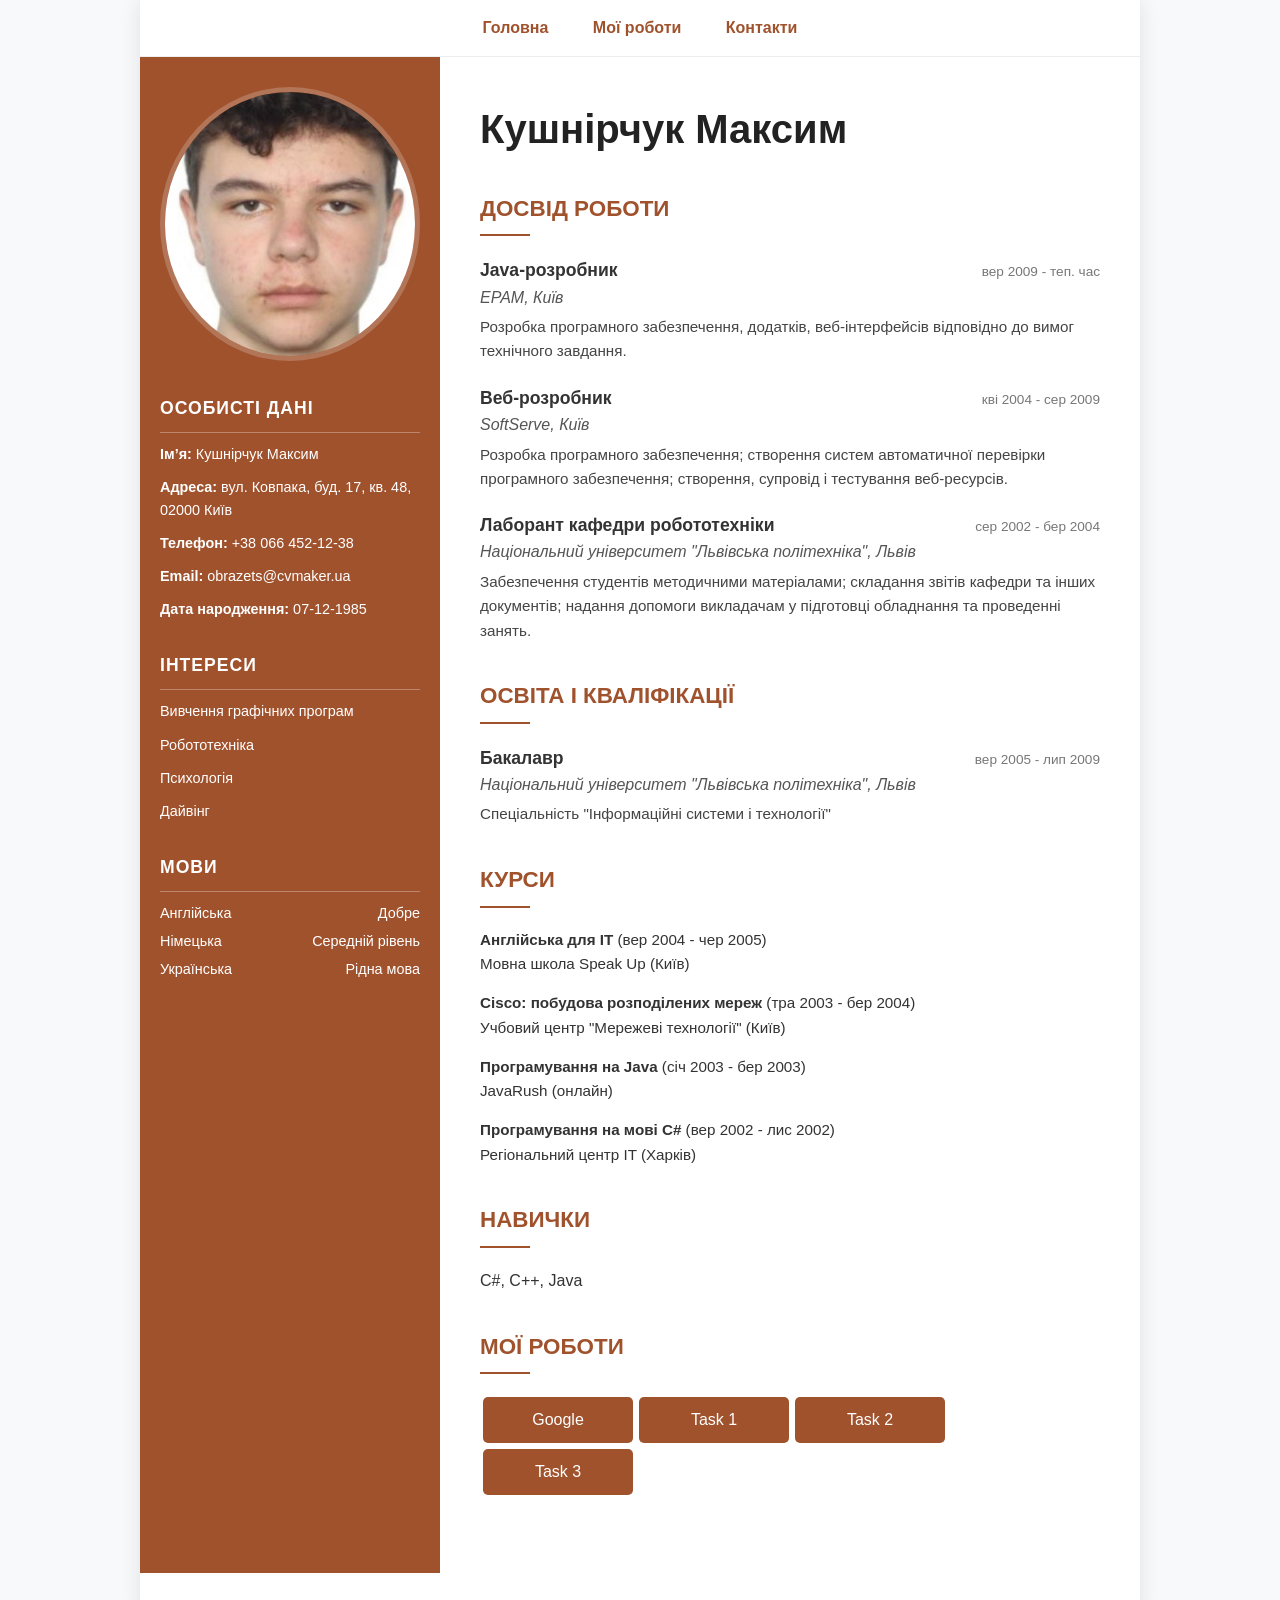
<file: index.html>
<!DOCTYPE html>
<html lang="uk">
<head>
    <meta charset="UTF-8">
    <title>Резюме — Кушнірчук Максим</title>
    <link rel="stylesheet" href="css/style.css">
</head>
<body>
<div class="resume-wrapper">
    <nav class="navigation">
        <ul class="nav-links">
            <li><a href="#home">Головна</a></li>
            <li><a href="#projects">Мої роботи</a></li>
            <li><a href="#contacts">Контакти</a></li>
        </ul>
    </nav>

    <div class="main-container" id="home">
        <aside class="info-panel">
            <div class="profile-pic-container">
                <img src="img/photo.jpg" alt="Кушнірчук Максим">
            </div>

            <div class="info-group">
                <h3>Особисті дані</h3>
                <hr class="divider-light">
                <ul class="details-list">
                    <li><strong>Ім’я:</strong> Кушнірчук Максим</li>
                    <li><strong>Адреса:</strong> вул. Ковпака, буд. 17, кв. 48, 02000 Київ</li>
                    <li><strong>Телефон:</strong> +38 066 452-12-38</li>
                    <li><strong>Email:</strong> obrazets@cvmaker.ua</li>
                    <li><strong>Дата народження:</strong> 07-12-1985</li>
                </ul>
            </div>

            <div class="info-group">
                <h3>Інтереси</h3>
                <hr class="divider-light">
                <ul class="details-list">
                    <li>Вивчення графічних програм</li>
                    <li>Робототехніка</li>
                    <li>Психологія</li>
                    <li>Дайвінг</li>
                </ul>
            </div>

            <div class="info-group">
                <h3>Мови</h3>
                <hr class="divider-light">
                <ul class="language-grid">
                    <li><span>Англійська</span><span>Добре</span></li>
                    <li><span>Німецька</span><span>Середній рівень</span></li>
                    <li><span>Українська</span><span>Рідна мова</span></li>
                </ul>
            </div>
        </aside>

        <main class="experience-panel">
            <h1 class="candidate-name">Кушнірчук Максим</h1>

            <section class="resume-section">
                <h2>Досвід роботи</h2>
                <hr class="divider-dark">
                <div class="job-item">
                    <div class="job-header">
                        <span class="job-title">Java-розробник</span>
                        <time class="period">вер 2009 - теп. час</time>
                    </div>
                    <div class="company-info">EPAM, Київ</div>
                    <p class="job-desc">Розробка програмного забезпечення, додатків, веб-інтерфейсів відповідно до вимог технічного завдання.</p>
                </div>

                <div class="job-item">
                    <div class="job-header">
                        <span class="job-title">Веб-розробник</span>
                        <time class="period">кві 2004 - сер 2009</time>
                    </div>
                    <div class="company-info">SoftServe, Київ</div>
                    <p class="job-desc">Розробка програмного забезпечення; створення систем автоматичної перевірки програмного забезпечення; створення, супровід і тестування веб-ресурсів.</p>
                </div>

                <div class="job-item">
                    <div class="job-header">
                        <span class="job-title">Лаборант кафедри робототехніки</span>
                        <time class="period">сер 2002 - бер 2004</time>
                    </div>
                    <div class="company-info">Національний університет "Львівська політехніка", Львів</div>
                    <p class="job-desc">Забезпечення студентів методичними матеріалами; складання звітів кафедри та інших документів; надання допомоги викладачам у підготовці обладнання та проведенні занять.</p>
                </div>
            </section>

            <section class="resume-section">
                <h2>Освіта і кваліфікації</h2>
                <hr class="divider-dark">
                <div class="job-item">
                    <div class="job-header">
                        <span class="job-title">Бакалавр</span>
                        <time class="period">вер 2005 - лип 2009</time>
                    </div>
                    <div class="company-info">Національний університет "Львівська політехніка", Львів</div>
                    <div class="job-desc">Спеціальність "Інформаційні системи і технології"</div>
                </div>
            </section>

            <section class="resume-section">
                <h2>Курси</h2>
                <hr class="divider-dark">
                <ul class="courses-list">
                    <li><strong>Англійська для IT</strong> (вер 2004 - чер 2005) <br> Мовна школа Speak Up (Київ)</li>
                    <li><strong>Cisco: побудова розподілених мереж</strong> (тра 2003 - бер 2004) <br> Учбовий центр "Мережеві технології" (Київ)</li>
                    <li><strong>Програмування на Java</strong> (січ 2003 - бер 2003) <br> JavaRush (онлайн)</li>
                    <li><strong>Програмування на мові C#</strong> (вер 2002 - лис 2002) <br> Регіональний центр IT (Харків)</li>
                </ul>
            </section>

            <section class="resume-section">
                <h2>Навички</h2>
                <hr class="divider-dark">
                <p>C#, C++, Java</p>
            </section>

            <section class="resume-section" id="projects">
                <h2>Мої роботи</h2>
                <hr class="divider-dark">
                <ol class="portfolio-links">
                    <li><a href="https://google.com" target="_blank">Google</a></li>
                    <li><a href="task1.html">Task 1</a></li>
                    <li><a href="task2.html">Task 2</a></li>
                    <li><a href="task3.html">Task 3</a></li>
                </ol>
            </section>
        </main>
    </div>

    <footer id="contacts" class="page-footer"></footer>
</div>
</body>
</html>
</file>
<file: css/style.css>
* {
    margin: 0;
    padding: 0;
    list-style: none;
    box-sizing: border-box;
}

body {
    font-family: 'Segoe UI', Arial, sans-serif;
    line-height: 1.6;
    background: #f8f9fa;
    color: #333;
}

.resume-wrapper {
    max-width: 1000px;
    margin: 0 auto;
    background: white;
    box-shadow: 0 0 20px rgba(0,0,0,0.1);
}

/* Навігація */
.navigation {
    background: #fff;
    padding: 15px 0;
    border-bottom: 1px solid #eee;
}

.nav-links {
    text-align: center;
}

.nav-links li {
    display: inline-block;
    margin: 0 20px;
}

.nav-links a {
    text-decoration: none;
    font-weight: 600;
    color: #a0522d; /* Приємний колір Rust */
    transition: color 0.3s;
}

.nav-links a:hover {
    color: #d2691e;
}

/* Основна сітка */
.main-container {
    display: flex;
    min-height: 100vh;
}

/* Ліва колонка */
.info-panel {
    width: 30%;
    background-color: #a0522d; /* Новий основний колір */
    padding: 30px 20px;
    color: #fff;
}

.profile-pic-container img {
    width: 100%;
    border-radius: 50%;
    border: 5px solid rgba(255,255,255,0.2);
    margin-bottom: 25px;
}

.info-group {
    margin-bottom: 30px;
}

.info-group h3 {
    text-transform: uppercase;
    font-size: 1.1rem;
    letter-spacing: 1px;
}

.divider-light {
    border: none;
    border-top: 1px solid rgba(255,255,255,0.3);
    margin: 10px 0;
}

.details-list li {
    margin-bottom: 10px;
    font-size: 0.9rem;
}

.language-grid li {
    display: flex;
    justify-content: space-between;
    font-size: 0.9rem;
    margin-bottom: 5px;
}

/* Права колонка */
.experience-panel {
    width: 70%;
    padding: 40px;
}

.candidate-name {
    font-size: 2.5rem;
    margin-bottom: 30px;
    color: #222;
}

.resume-section {
    margin-bottom: 35px;
}

.resume-section h2 {
    color: #a0522d;
    font-size: 1.4rem;
    text-transform: uppercase;
}

.divider-dark {
    border: none;
    border-top: 2px solid #a0522d;
    width: 50px;
    margin: 8px 0 20px;
}

.job-item {
    margin-bottom: 20px;
}

.job-header {
    display: flex;
    justify-content: space-between;
    align-items: baseline;
}

.job-title {
    font-weight: bold;
    font-size: 1.1rem;
}

.period {
    font-size: 0.85rem;
    color: #777;
}

.company-info {
    font-style: italic;
    color: #555;
    margin-bottom: 5px;
}

.job-desc {
    font-size: 0.95rem;
    color: #444;
}

.courses-list li {
    margin-bottom: 15px;
    font-size: 0.95rem;
}

.portfolio-links a {
    color: #a0522d;
    text-decoration: underline;
}

.page-footer {
    height: 40px;
}

#projects a{
    display: inline-block;
    width: 150px;
    padding: 10px 0;
    text-align: center;
    background-color: #a0522d;
    color: white;
    text-decoration: none; 
    border-radius: 5px; 
    transition: background-color 0.3s; 
    
}

#projects a:hover {
    background-color: #a0522d; 
}

#projects li{
    padding: 3px;
    transition: all 1s ease; 
    display: flex;
    align-items: center;
}
#projects ol{
    display: flex;
    flex-wrap: wrap;
}
</file>
